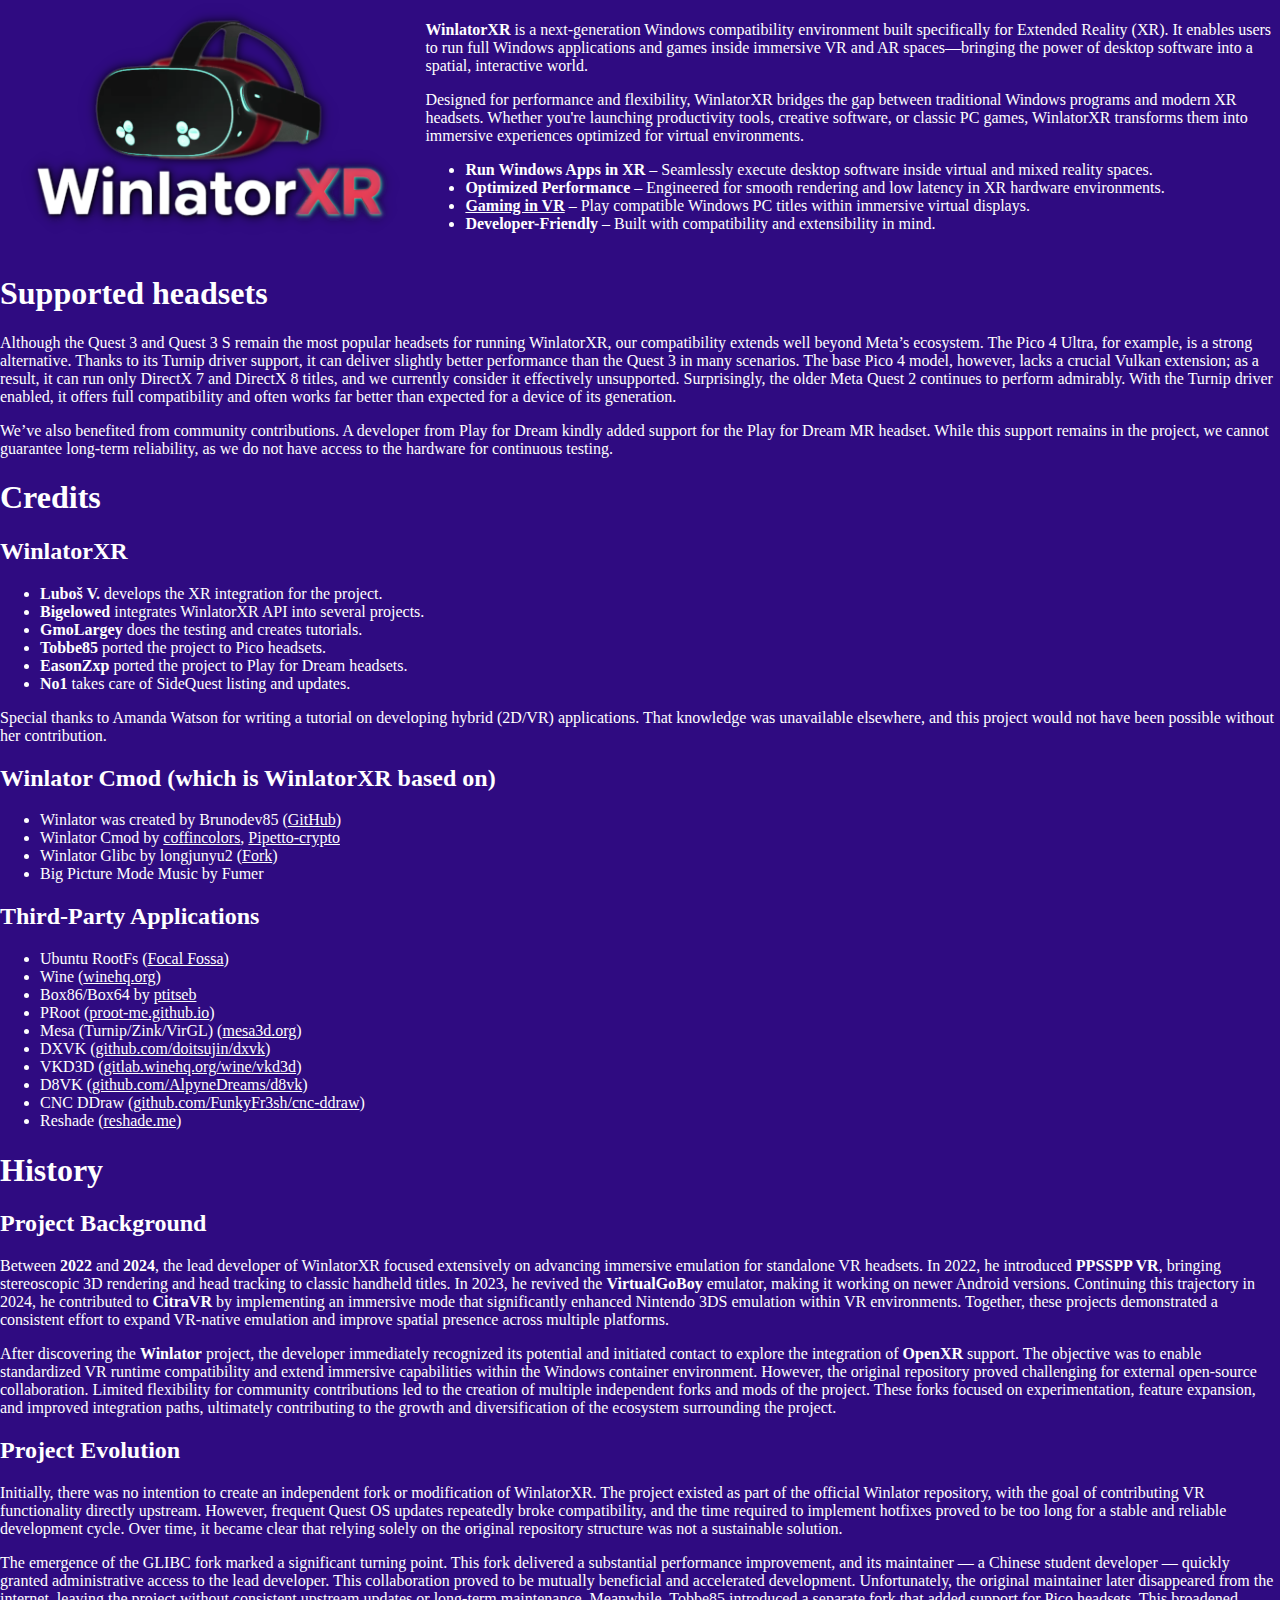
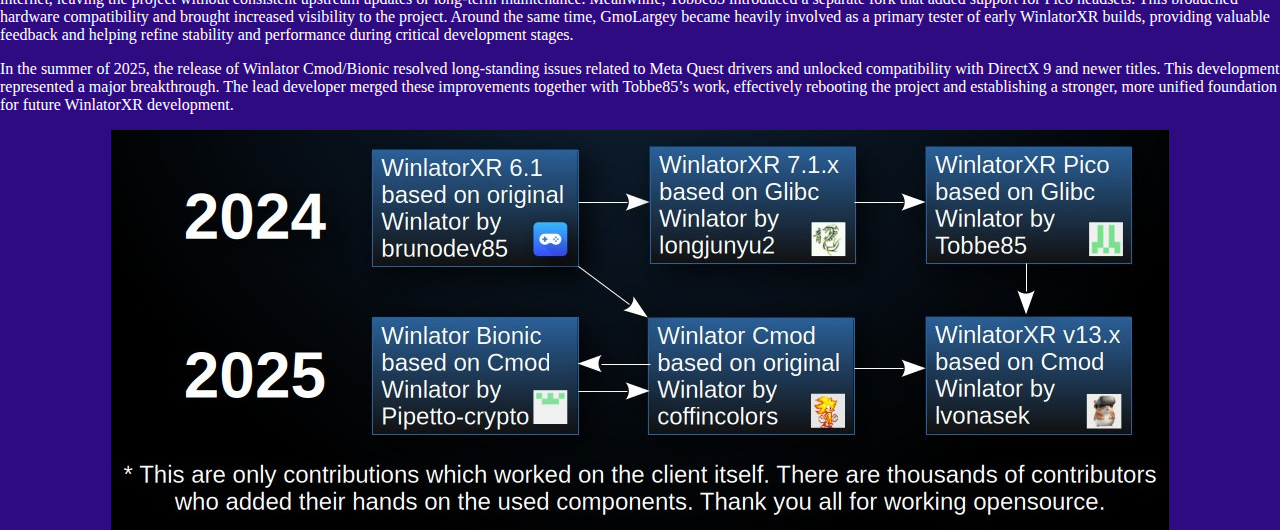
<file: about.html>
<!DOCTYPE HTML PUBLIC "-//W3C//DTD HTML 4.01 Frameset//EN" "http://www.w3.org/TR/html4/frameset.dtd">
<html xmlns="http://www.w3.org/1999/xhtml">
<head profile="http://www.w3.org/2005/10/profile">
  <link rel="icon" type="image/png" href="img/favicon.png">
  <meta http-equiv="Content-Language" content="en" />
  <meta http-equiv="Content-Type" content="text/html; charset=utf-8" />
  <meta name="author" content="WinlatorXR" />
  <meta name="description" content="WinlatorXR" />
  <meta name="robots" content="index,nofollow" />
  <meta name="copyright" content="WinlatorXR" />
  <link rel="stylesheet" href="styles.css">
  <title>WinlatorXR</title>
</head>
<body>
  <table>
    <tr>
      <td width="33%">
        <img src="img/logo.png" width="100%">
      </td>
      <td width="67%">
        <p>
          <strong>WinlatorXR</strong> is a next-generation Windows compatibility environment
          built specifically for Extended Reality (XR). It enables users to run full Windows
          applications and games inside immersive VR and AR spaces—bringing the power of
          desktop software into a spatial, interactive world.
        </p>

        <p>
          Designed for performance and flexibility, WinlatorXR bridges the gap between
          traditional Windows programs and modern XR headsets. Whether you're launching
          productivity tools, creative software, or classic PC games, WinlatorXR transforms
          them into immersive experiences optimized for virtual environments.
        </p>

        <ul>
          <li><strong>Run Windows Apps in XR</strong> – Seamlessly execute desktop software inside virtual and mixed reality spaces.</li>
          <li><strong>Optimized Performance</strong> – Engineered for smooth rendering and low latency in XR hardware environments.</li>
          <li><strong><a href="xrapi.html" target="contentFrame">Gaming in VR</a></strong> – Play compatible Windows PC titles within immersive virtual displays.</li>
          <li><strong>Developer-Friendly</strong> – Built with compatibility and extensibility in mind.</li>
        </ul>
      </td>
    </tr>
  </table>

  <h1>Supported headsets</h1>
  <p>
    Although the Quest 3 and Quest 3 S remain the most popular headsets for running WinlatorXR, our compatibility extends well beyond Meta’s ecosystem. The Pico 4 Ultra, for example, is a strong alternative. Thanks to its Turnip driver support, it can deliver slightly better performance than the Quest 3 in many scenarios. The base Pico 4 model, however, lacks a crucial Vulkan extension; as a result, it can run only DirectX 7 and DirectX 8 titles, and we currently consider it effectively unsupported. Surprisingly, the older Meta Quest 2 continues to perform admirably. With the Turnip driver enabled, it offers full compatibility and often works far better than expected for a device of its generation.
  <p/>
  <p>
    We’ve also benefited from community contributions. A developer from Play for Dream kindly added support for the Play for Dream MR headset. While this support remains in the project, we cannot guarantee long-term reliability, as we do not have access to the hardware for continuous testing.
  <p/>

  <h1>Credits</h1>
  <h2>WinlatorXR</h2>
  <ul>
    <li><strong>Luboš V.</strong> develops the XR integration for the project.</li>
    <li><strong>Bigelowed</strong> integrates WinlatorXR API into several projects.</li>
    <li><strong>GmoLargey</strong> does the testing and creates tutorials.</li>
    <li><strong>Tobbe85</strong> ported the project to Pico headsets.</li>
    <li><strong>EasonZxp</strong> ported the project to Play for Dream headsets.</li>
    <li><strong>No1</strong> takes care of SideQuest listing and updates.</li>
  </ul>
  <p>
    Special thanks to Amanda Watson for writing a tutorial on developing hybrid (2D/VR) applications. That knowledge was unavailable elsewhere, and this project would not have been possible without her contribution.
  </p>

  <h2>Winlator Cmod (which is WinlatorXR based on)</h2>
  <ul>
    <li>Winlator was created by Brunodev85 (<a href="https://github.com/brunodev85" target="_blank" rel="noopener noreferrer">GitHub</a>)</li>
    <li>Winlator Cmod by
      <a href="https://github.com/coffincolors/winlator" target="_blank" rel="noopener noreferrer">coffincolors</a>,
      <a href="https://github.com/Pipetto-crypto/winlator" target="_blank" rel="noopener noreferrer">Pipetto-crypto</a>
    </li>
    <li>Winlator Glibc by longjunyu2 (<a href="https://github.com/longjunyu2/winlator/" target="_blank" rel="noopener noreferrer">Fork</a>)</li>
    <li>Big Picture Mode Music by Fumer</li>
  </ul>

  <h2>Third-Party Applications</h2>
  <ul>
    <li>Ubuntu RootFs (<a href="https://releases.ubuntu.com/focal" target="_blank" rel="noopener noreferrer">Focal Fossa</a>)</li>
    <li>Wine (<a href="https://www.winehq.org" target="_blank" rel="noopener noreferrer">winehq.org</a>)</li>
    <li>Box86/Box64 by <a href="https://github.com/ptitSeb" target="_blank" rel="noopener noreferrer">ptitseb</a></li>
    <li>PRoot (<a href="https://proot-me.github.io" target="_blank" rel="noopener noreferrer">proot-me.github.io</a>)</li>
    <li>Mesa (Turnip/Zink/VirGL) (<a href="https://www.mesa3d.org" target="_blank" rel="noopener noreferrer">mesa3d.org</a>)</li>
    <li>DXVK (<a href="https://github.com/doitsujin/dxvk" target="_blank" rel="noopener noreferrer">github.com/doitsujin/dxvk</a>)</li>
    <li>VKD3D (<a href="https://gitlab.winehq.org/wine/vkd3d" target="_blank" rel="noopener noreferrer">gitlab.winehq.org/wine/vkd3d</a>)</li>
    <li>D8VK (<a href="https://github.com/AlpyneDreams/d8vk" target="_blank" rel="noopener noreferrer">github.com/AlpyneDreams/d8vk</a>)</li>
    <li>CNC DDraw (<a href="https://github.com/FunkyFr3sh/cnc-ddraw" target="_blank" rel="noopener noreferrer">github.com/FunkyFr3sh/cnc-ddraw</a>)</li>
    <li>Reshade (<a href="https://reshade.me/" target="_blank" rel="noopener noreferrer">reshade.me</a>)</li>
  </ul>
  
  <h1>History</h1>
  <h2>Project Background</h2>
  <p>
  Between <strong>2022</strong> and <strong>2024</strong>, the lead developer of WinlatorXR
  focused extensively on advancing immersive emulation for standalone VR headsets.
  In 2022, he introduced <strong>PPSSPP VR</strong>, bringing stereoscopic 3D rendering
  and head tracking to classic handheld titles. In 2023, he revived the
  <strong>VirtualGoBoy</strong> emulator, making it working on newer Android versions.
  Continuing this trajectory in 2024, he contributed to <strong>CitraVR</strong>
  by implementing an immersive mode that significantly enhanced
  Nintendo 3DS emulation within VR environments. Together, these projects
  demonstrated a consistent effort to expand VR-native emulation and improve
  spatial presence across multiple platforms.
  </p>

  <p>
  After discovering the <strong>Winlator</strong> project, the developer immediately
  recognized its potential and initiated contact to explore the integration of
  <strong>OpenXR</strong> support. The objective was to enable standardized VR runtime
  compatibility and extend immersive capabilities within the Windows container
  environment. However, the original repository proved challenging for external open-source
  collaboration. Limited flexibility for community contributions led to the
  creation of multiple independent forks and mods of the project.
  These forks focused on experimentation, feature expansion, and improved
  integration paths, ultimately contributing to the growth and diversification
  of the ecosystem surrounding the project.
  </p>

  <h2>Project Evolution</h2>
  <p>
  Initially, there was no intention to create an independent fork or modification of WinlatorXR.
  The project existed as part of the official Winlator repository, with the goal of contributing
  VR functionality directly upstream. However, frequent Quest OS updates repeatedly broke
  compatibility, and the time required to implement hotfixes proved to be too long for a
  stable and reliable development cycle. Over time, it became clear that relying solely on
  the original repository structure was not a sustainable solution.
  </p>

  <p>
  The emergence of the GLIBC fork marked a significant turning point. This fork delivered
  a substantial performance improvement, and its maintainer — a Chinese student developer —
  quickly granted administrative access to the lead developer. This collaboration proved
  to be mutually beneficial and accelerated development. Unfortunately, the original
  maintainer later disappeared from the internet, leaving the project without consistent
  upstream updates or long-term maintenance.
  Meanwhile, Tobbe85 introduced a separate fork that added support for Pico headsets.
  This broadened hardware compatibility and brought increased visibility to the project.
  Around the same time, GmoLargey became heavily involved as a primary tester of early
  WinlatorXR builds, providing valuable feedback and helping refine stability and
  performance during critical development stages.
  </p>

  <p>
  In the summer of 2025, the release of Winlator Cmod/Bionic resolved long-standing
  issues related to Meta Quest drivers and unlocked compatibility with DirectX 9
  and newer titles. This development represented a major breakthrough. The lead
  developer merged these improvements together with Tobbe85’s work, effectively
  rebooting the project and establishing a stronger, more unified foundation for
  future WinlatorXR development.
  </p>
  <center><img src="img/winlatorxr_history.jpeg"></center>
</body>
</html>
</file>
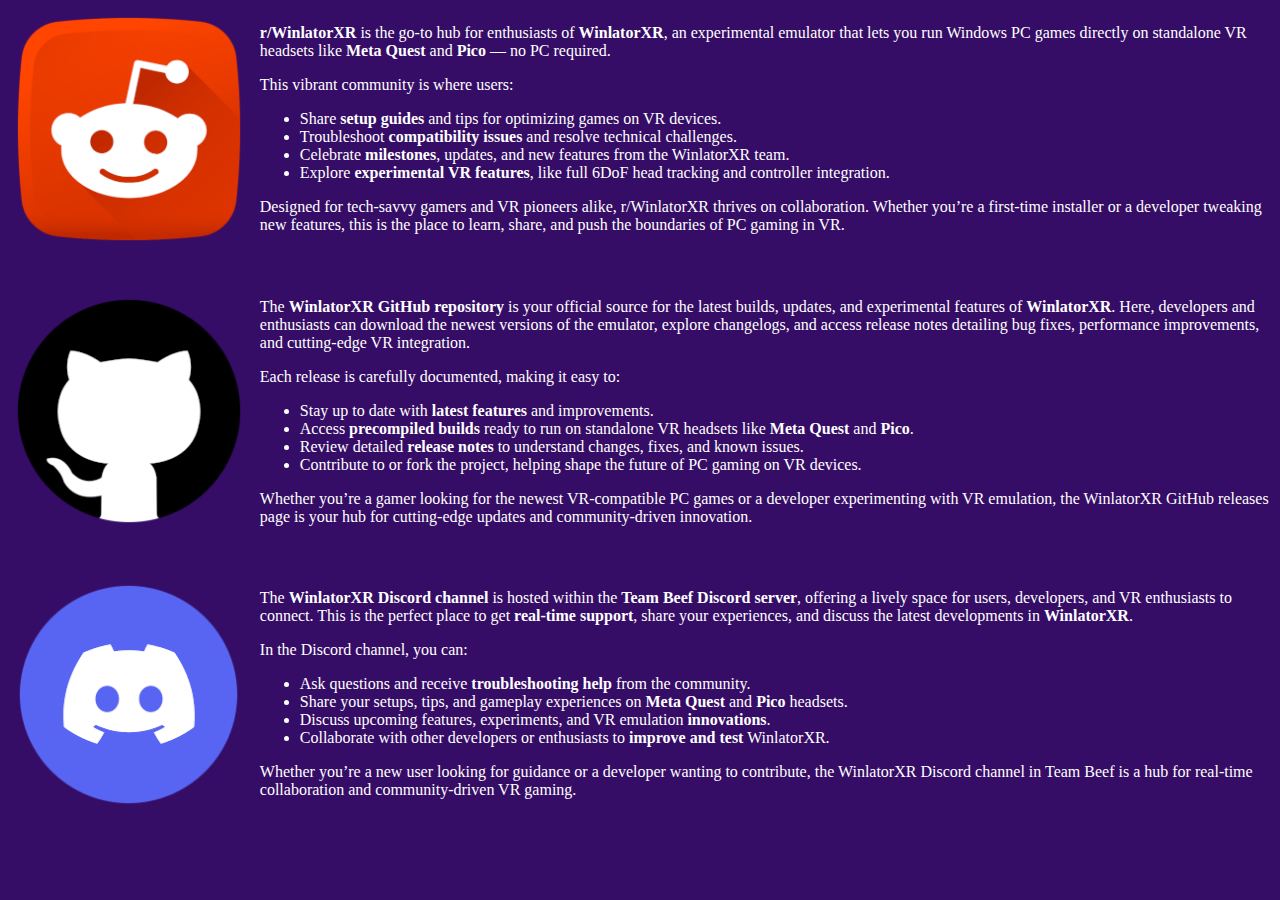
<file: community.html>
<!DOCTYPE HTML PUBLIC "-//W3C//DTD HTML 4.01 Frameset//EN" "http://www.w3.org/TR/html4/frameset.dtd">
<html xmlns="http://www.w3.org/1999/xhtml">
<head profile="http://www.w3.org/2005/10/profile">
  <link rel="icon" type="image/png" href="img/favicon.png">
  <meta http-equiv="Content-Language" content="en" />
  <meta http-equiv="Content-Type" content="text/html; charset=utf-8" />
  <meta name="author" content="WinlatorXR" />
  <meta name="description" content="WinlatorXR" />
  <meta name="robots" content="index,nofollow" />
  <meta name="copyright" content="WinlatorXR" />
  <link rel="stylesheet" href="styles.css">
  <title>WinlatorXR</title>
</head>
<body style="background-color:#350D66">
  <table>
    <tr>
      <td width="20%">
        <a href="https://www.reddit.com/r/winlatorxr/" target="_blank"><img src="img/reddit.png" width="100%"></a>
      </td>
      <td width="80%">
        <p>
          <strong>r/WinlatorXR</strong> is the go-to hub for enthusiasts of
          <strong>WinlatorXR</strong>, an experimental emulator that lets you run Windows PC games
          directly on standalone VR headsets like <strong>Meta Quest</strong> and <strong>Pico</strong> — no PC required.
        </p>
        <p>This vibrant community is where users:</p>
        <ul>
          <li>Share <strong>setup guides</strong> and tips for optimizing games on VR devices.</li>
          <li>Troubleshoot <strong>compatibility issues</strong> and resolve technical challenges.</li>
          <li>Celebrate <strong>milestones</strong>, updates, and new features from the WinlatorXR team.</li>
          <li>Explore <strong>experimental VR features</strong>, like full 6DoF head tracking and controller integration.</li>
        </ul>
        <p>
          Designed for tech-savvy gamers and VR pioneers alike, r/WinlatorXR thrives on collaboration.
          Whether you’re a first-time installer or a developer tweaking new features, this is the place to
          learn, share, and push the boundaries of PC gaming in VR.
        </p>
      </td>
    </tr>

    <tr height="20dp"></tr>

    <tr>
      <td width="20%">
        <a href="https://github.com/WinlatorXR/WinlatorXR/releases" target="_blank"><img src="img/github.png" width="100%"></a>
      </td>
      <td width="80%">
        <p>
          The <strong>WinlatorXR GitHub repository</strong> is your official source for the latest builds, updates,
          and experimental features of <strong>WinlatorXR</strong>. Here, developers and enthusiasts can download
          the newest versions of the emulator, explore changelogs, and access release notes detailing bug fixes,
          performance improvements, and cutting-edge VR integration.
        </p>
        <p>Each release is carefully documented, making it easy to:</p>
        <ul>
          <li>Stay up to date with <strong>latest features</strong> and improvements.</li>
          <li>Access <strong>precompiled builds</strong> ready to run on standalone VR headsets like <strong>Meta Quest</strong> and <strong>Pico</strong>.</li>
          <li>Review detailed <strong>release notes</strong> to understand changes, fixes, and known issues.</li>
          <li>Contribute to or fork the project, helping shape the future of PC gaming on VR devices.</li>
        </ul>
        <p>
          Whether you’re a gamer looking for the newest VR-compatible PC games or a developer experimenting with VR emulation,
          the WinlatorXR GitHub releases page is your hub for cutting-edge updates and community-driven innovation.
        </p>
      </td>
    </tr>

    <tr height="20dp"></tr>

    <tr>
      <td width="20%">
        <a href="https://discord.gg/tuDB2YNc7h" target="_blank"><img src="img/discord.png" width="100%"></a>
      </td>
      <td width="80%">
        <p>
          The <strong>WinlatorXR Discord channel</strong> is hosted within the <strong>Team Beef Discord server</strong>,
          offering a lively space for users, developers, and VR enthusiasts to connect. This is the perfect place to get
          <strong>real-time support</strong>, share your experiences, and discuss the latest developments in <strong>WinlatorXR</strong>.
        </p>
        <p>In the Discord channel, you can:</p>
        <ul>
          <li>Ask questions and receive <strong>troubleshooting help</strong> from the community.</li>
          <li>Share your setups, tips, and gameplay experiences on <strong>Meta Quest</strong> and <strong>Pico</strong> headsets.</li>
          <li>Discuss upcoming features, experiments, and VR emulation <strong>innovations</strong>.</li>
          <li>Collaborate with other developers or enthusiasts to <strong>improve and test</strong> WinlatorXR.</li>
        </ul>
        <p>
          Whether you’re a new user looking for guidance or a developer wanting to contribute,
          the WinlatorXR Discord channel in Team Beef is a hub for real-time collaboration and community-driven VR gaming.
        </p>
      </td>
    </tr>
  </table>
</body>
</html>
</file>
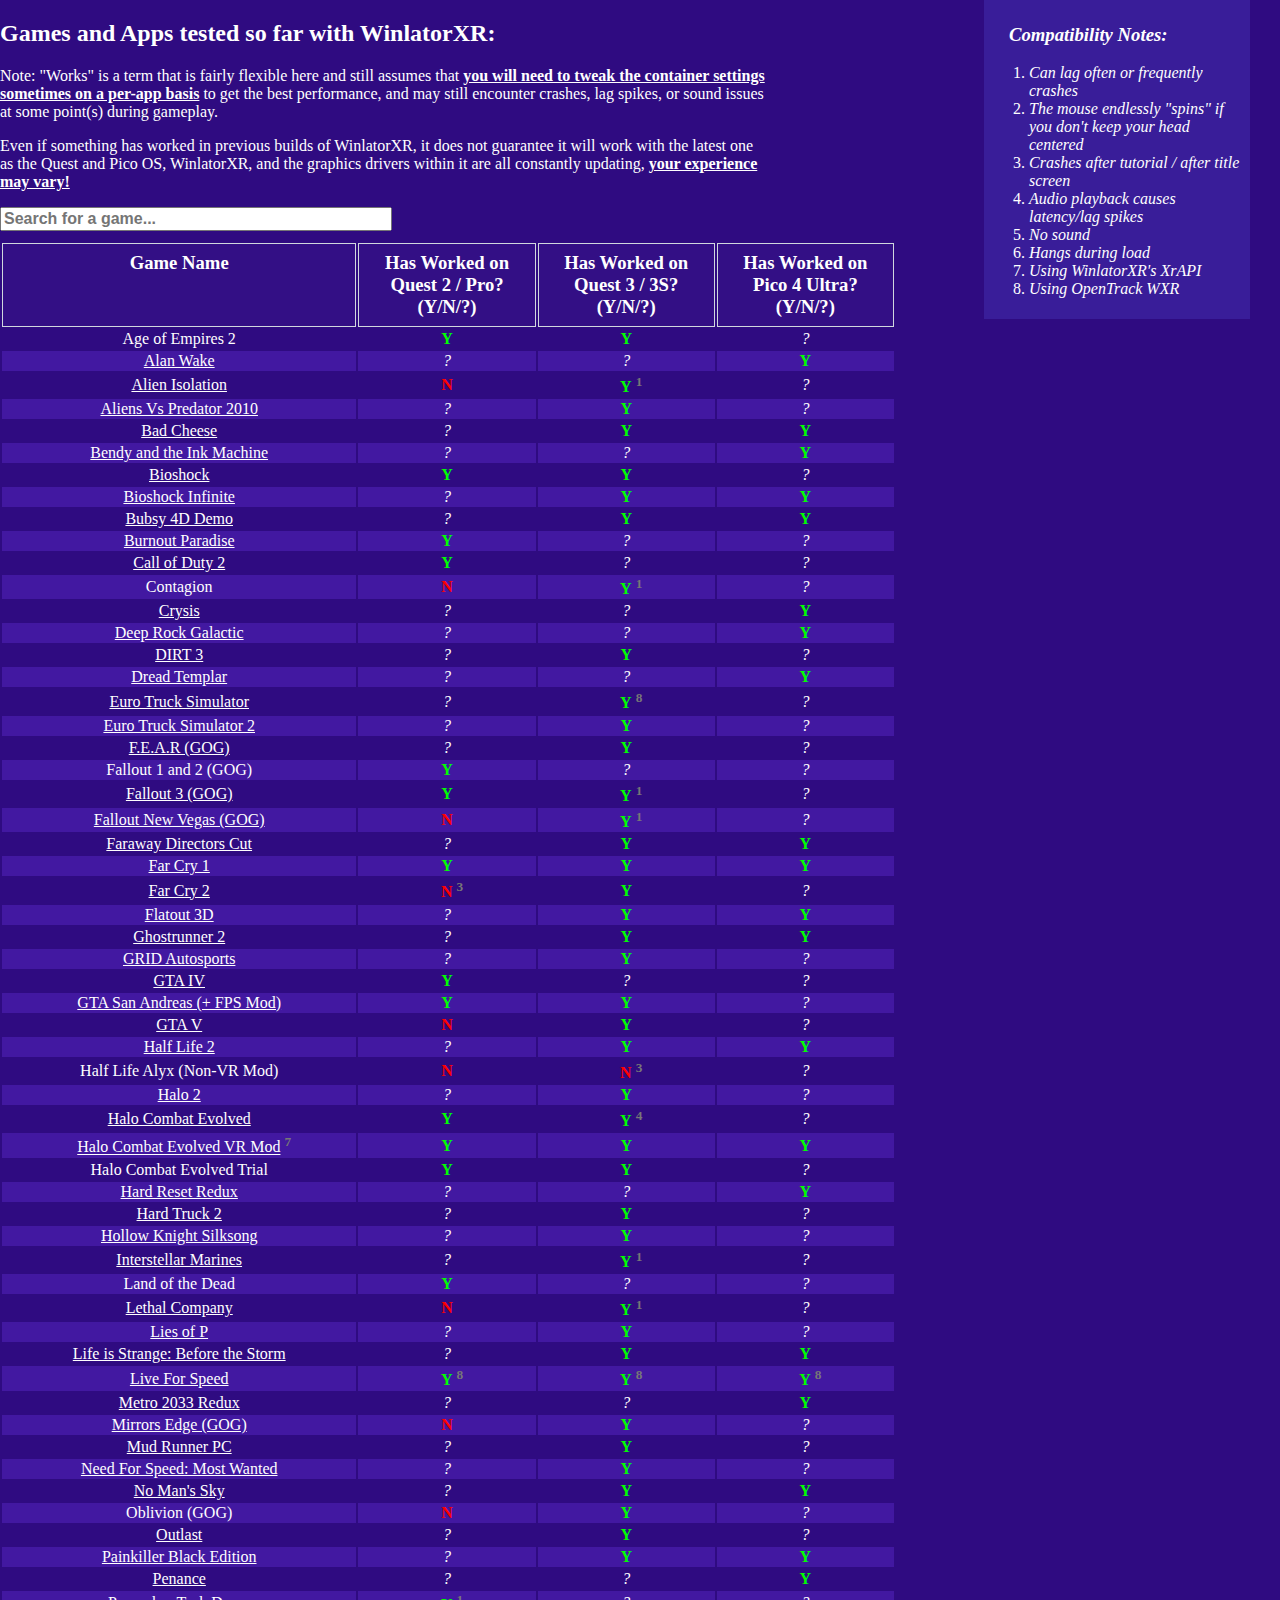
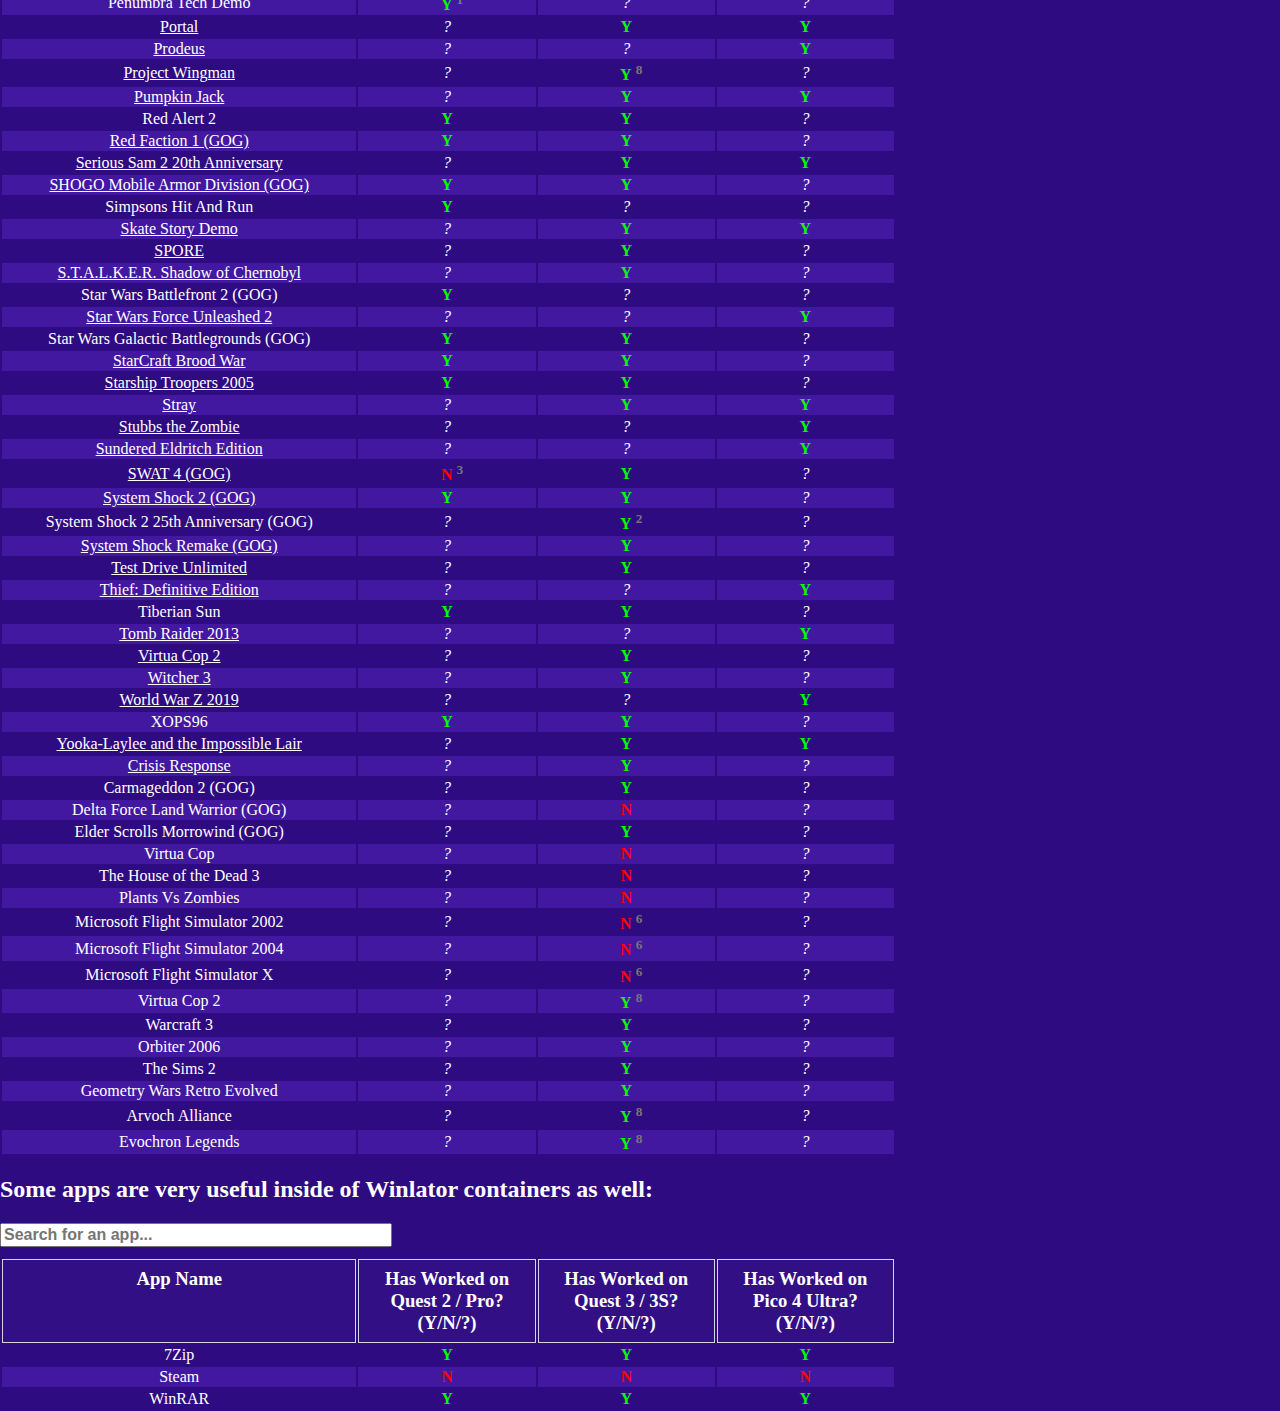
<file: compatibility.html>
<!DOCTYPE HTML PUBLIC "-//W3C//DTD HTML 4.01 Frameset//EN" "http://www.w3.org/TR/html4/frameset.dtd">
<html xmlns="http://www.w3.org/1999/xhtml">
<head profile="http://www.w3.org/2005/10/profile">
  <link rel="icon" type="image/png" href="img/favicon.png">
  <meta http-equiv="Content-Language" content="en" />
  <meta http-equiv="Content-Type" content="text/html; charset=utf-8" />
  <meta name="author" content="WinlatorXR" />
  <meta name="description" content="WinlatorXR" />
  <meta name="robots" content="index,nofollow" />
  <meta name="copyright" content="WinlatorXR" />
  <link rel="stylesheet" href="styles.css">
  <title>WinlatorXR</title>
  <script src="scripts/compatsearch.js"></script> 
</head>
<body>
  <script src="scripts.js" defer></script>
  <h2>
    Games and Apps tested so far with WinlatorXR:
	</h2>
	<p style="width:60%">
		Note: "Works" is a term that is fairly flexible here and still assumes that <u><strong>you will need to tweak the container settings sometimes on a per-app basis</strong></u> to get the best performance, and may still encounter crashes, lag spikes, or sound issues at some point(s) during gameplay.
	</p>
	<p style="width:60%">
		Even if something has worked in previous builds of WinlatorXR, it does not guarantee it will work with the latest one as the Quest and Pico OS, WinlatorXR, and the graphics drivers within it are all constantly updating, <u><strong>your experience may vary!</strong></u>
	</p>
	<div class=floatcontainer">
		<input type="text" id="gameMatrixInput" class="matrixsearch" onkeyup="searchMatrix('gameMatrixInput', 'gameMatrix')" placeholder="Search for a game...">
		<div id="genTableGameMatrix">
		</div>
		<div class="rightfloatpanel">
			<h3 style="padding-left:20px;">
				<i>Compatibility Notes:</i>
			</h3>
			<div id="compatnotescontainer">
			</div>
		</div>
	</div>
	<div class="clear"></div>
	<h2>
		Some apps are very useful inside of Winlator containers as well:
	</h2>
	<input type="text" id="appMatrixInput" class="matrixsearch" onkeyup="searchMatrix('appMatrixInput', 'appMatrix')" placeholder="Search for an app...">
	<div id="genTableAppMatrix">
	</div>
	<script type="text/javascript">
		updateCompatNotes();
		createTableFromJson('gamelist.json','genTableGameMatrix','gameMatrix');
		createTableFromJson('applist.json','genTableAppMatrix','appMatrix');
	</script>
</body>
</html>
</file>
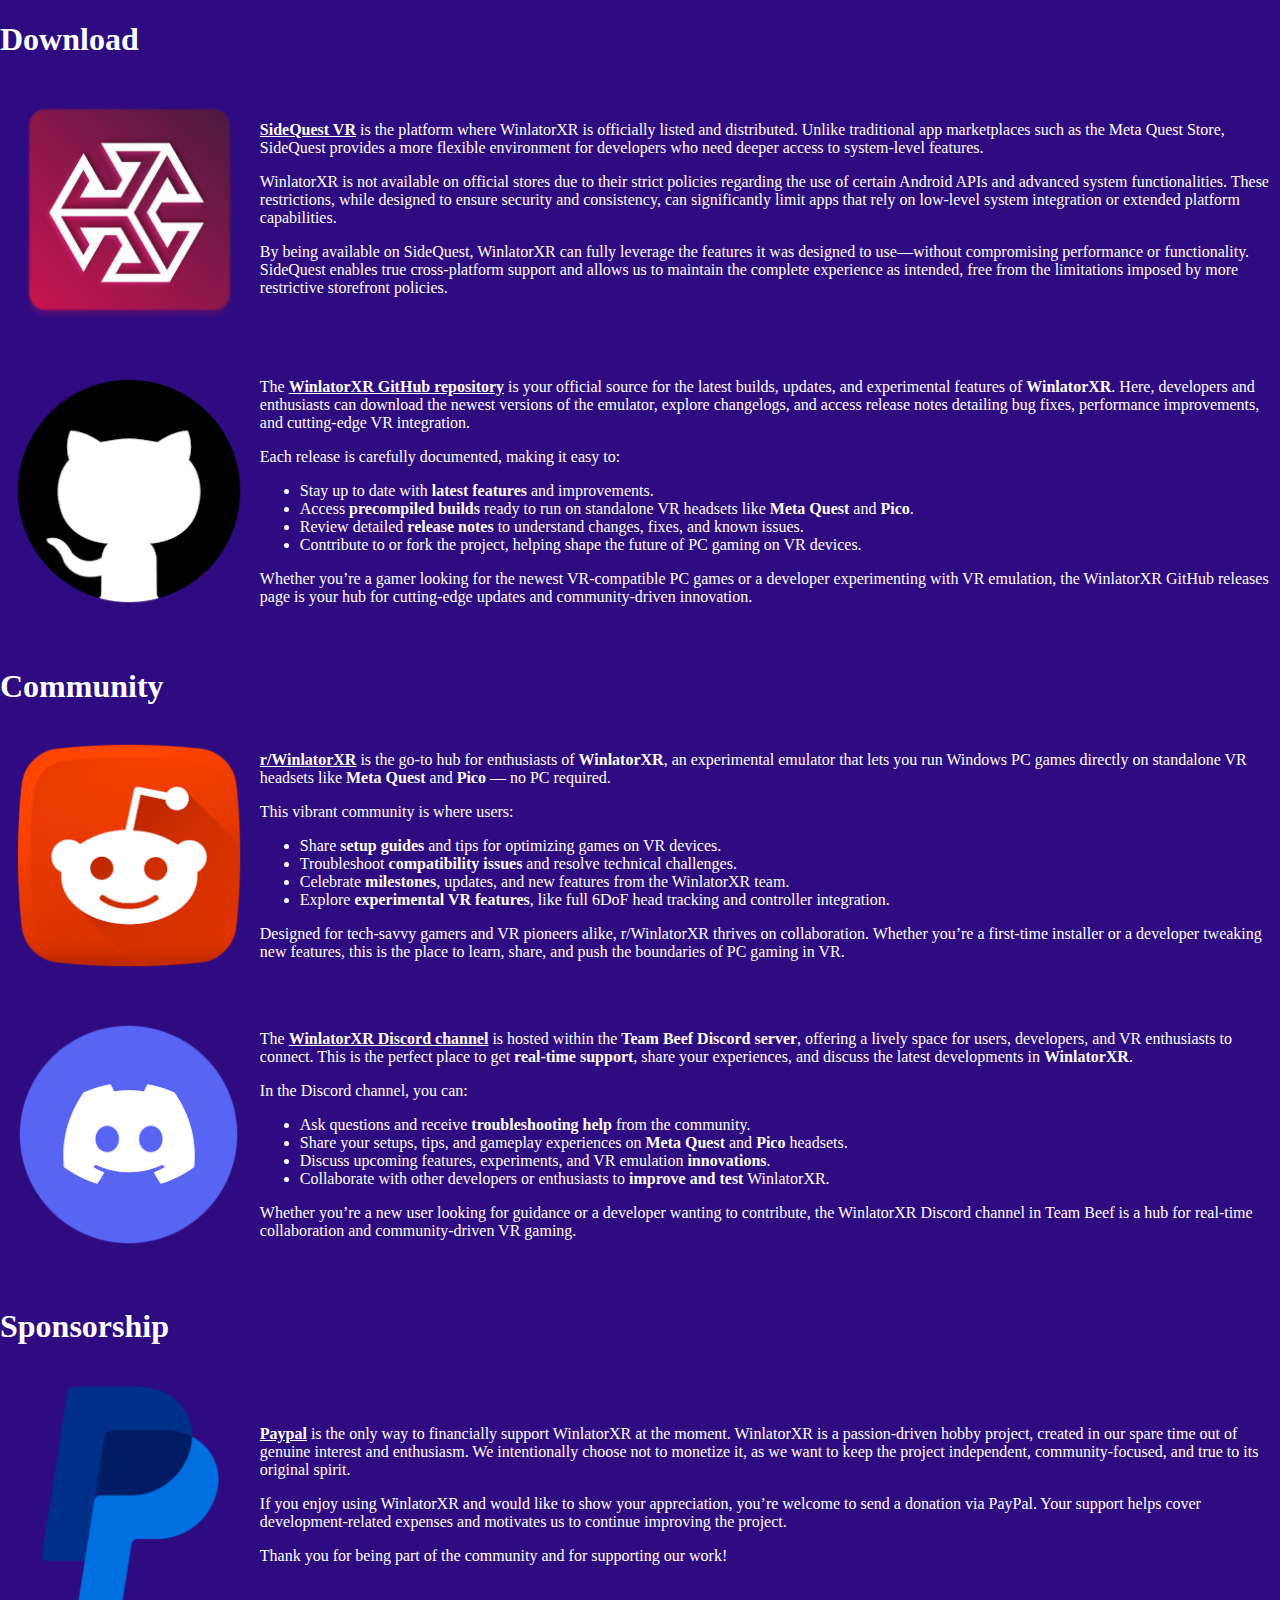
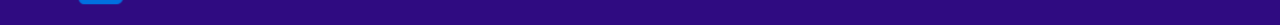
<file: resources.html>
<!DOCTYPE HTML PUBLIC "-//W3C//DTD HTML 4.01 Frameset//EN" "http://www.w3.org/TR/html4/frameset.dtd">
<html xmlns="http://www.w3.org/1999/xhtml">
<head profile="http://www.w3.org/2005/10/profile">
  <link rel="icon" type="image/png" href="img/favicon.png">
  <meta http-equiv="Content-Language" content="en" />
  <meta http-equiv="Content-Type" content="text/html; charset=utf-8" />
  <meta name="author" content="WinlatorXR" />
  <meta name="description" content="WinlatorXR" />
  <meta name="robots" content="index,nofollow" />
  <meta name="copyright" content="WinlatorXR" />
  <link rel="stylesheet" href="styles.css">
  <title>WinlatorXR</title>
</head>
<body>
  <h1>Download</h1>
  <table>
    <tr>
      <td width="20%">
        <a href="https://sidequestvr.com/app/37320/winlatorxr" target="_blank"><img src="img/sidequest.png" width="100%"></a>
      </td>
      <td width="80%">
        <p>
          <a href="https://sidequestvr.com/app/37320/winlatorxr" target="_blank"><strong>SideQuest VR</strong></a> is the platform where WinlatorXR is officially listed and distributed. Unlike traditional app marketplaces such as the Meta Quest Store, SideQuest provides a more flexible environment for developers who need deeper access to system-level features.
        </p>
        <p>
          WinlatorXR is not available on official stores due to their strict policies regarding the use of certain Android APIs and advanced system functionalities. These restrictions, while designed to ensure security and consistency, can significantly limit apps that rely on low-level system integration or extended platform capabilities.
        </p>
        <p>
          By being available on SideQuest, WinlatorXR can fully leverage the features it was designed to use—without compromising performance or functionality. SideQuest enables true cross-platform support and allows us to maintain the complete experience as intended, free from the limitations imposed by more restrictive storefront policies.
        </p>
      </td>
    </tr>

    <tr height="20dp"></tr>

    <tr>
      <td width="20%">
        <a href="https://github.com/WinlatorXR/WinlatorXR/releases" target="_blank"><img src="img/github.png" width="100%"></a>
      </td>
      <td width="80%">
        <p>
          The <a href="https://github.com/WinlatorXR/WinlatorXR/releases" target="_blank"><strong>WinlatorXR GitHub repository</strong></a> is your official source for the latest builds, updates,
          and experimental features of <strong>WinlatorXR</strong>. Here, developers and enthusiasts can download
          the newest versions of the emulator, explore changelogs, and access release notes detailing bug fixes,
          performance improvements, and cutting-edge VR integration.
        </p>
        <p>Each release is carefully documented, making it easy to:</p>
        <ul>
          <li>Stay up to date with <strong>latest features</strong> and improvements.</li>
          <li>Access <strong>precompiled builds</strong> ready to run on standalone VR headsets like <strong>Meta Quest</strong> and <strong>Pico</strong>.</li>
          <li>Review detailed <strong>release notes</strong> to understand changes, fixes, and known issues.</li>
          <li>Contribute to or fork the project, helping shape the future of PC gaming on VR devices.</li>
        </ul>
        <p>
          Whether you’re a gamer looking for the newest VR-compatible PC games or a developer experimenting with VR emulation,
          the WinlatorXR GitHub releases page is your hub for cutting-edge updates and community-driven innovation.
        </p>
      </td>
    </tr>

    <tr height="20dp"></tr>
  </table>

  <h1>Community</h2>
  <table>
    <tr>
      <td width="20%">
        <a href="https://www.reddit.com/r/winlatorxr/" target="_blank"><img src="img/reddit.png" width="100%"></a>
      </td>
      <td width="80%">
        <p>
          <a href="https://www.reddit.com/r/winlatorxr/" target="_blank"><strong>r/WinlatorXR</strong></a> is the go-to hub for enthusiasts of
          <strong>WinlatorXR</strong>, an experimental emulator that lets you run Windows PC games
          directly on standalone VR headsets like <strong>Meta Quest</strong> and <strong>Pico</strong> — no PC required.
        </p>
        <p>This vibrant community is where users:</p>
        <ul>
          <li>Share <strong>setup guides</strong> and tips for optimizing games on VR devices.</li>
          <li>Troubleshoot <strong>compatibility issues</strong> and resolve technical challenges.</li>
          <li>Celebrate <strong>milestones</strong>, updates, and new features from the WinlatorXR team.</li>
          <li>Explore <strong>experimental VR features</strong>, like full 6DoF head tracking and controller integration.</li>
        </ul>
        <p>
          Designed for tech-savvy gamers and VR pioneers alike, r/WinlatorXR thrives on collaboration.
          Whether you’re a first-time installer or a developer tweaking new features, this is the place to
          learn, share, and push the boundaries of PC gaming in VR.
        </p>
      </td>
    </tr>

    <tr height="20dp"></tr>

    <tr>
      <td width="20%">
        <a href="https://discord.gg/tuDB2YNc7h" target="_blank"><img src="img/discord.png" width="100%"></a>
      </td>
      <td width="80%">
        <p>
          The <a href="https://discord.gg/tuDB2YNc7h" target="_blank"><strong>WinlatorXR Discord channel</strong></a> is hosted within the <strong>Team Beef Discord server</strong>,
          offering a lively space for users, developers, and VR enthusiasts to connect. This is the perfect place to get
          <strong>real-time support</strong>, share your experiences, and discuss the latest developments in <strong>WinlatorXR</strong>.
        </p>
        <p>In the Discord channel, you can:</p>
        <ul>
          <li>Ask questions and receive <strong>troubleshooting help</strong> from the community.</li>
          <li>Share your setups, tips, and gameplay experiences on <strong>Meta Quest</strong> and <strong>Pico</strong> headsets.</li>
          <li>Discuss upcoming features, experiments, and VR emulation <strong>innovations</strong>.</li>
          <li>Collaborate with other developers or enthusiasts to <strong>improve and test</strong> WinlatorXR.</li>
        </ul>
        <p>
          Whether you’re a new user looking for guidance or a developer wanting to contribute,
          the WinlatorXR Discord channel in Team Beef is a hub for real-time collaboration and community-driven VR gaming.
        </p>
      </td>
    </tr>
    
    <tr height="20dp"></tr>
  </table>

  <h1>Sponsorship</h2>
  <table>
    <tr>
      <td width="20%">
        <a href="https://www.paypal.me/LubosVon" target="_blank"><img src="img/paypal.png" width="100%"></a>
      </td>
      <td width="80%">
        <p>
          <a href="https://www.paypal.me/LubosVon" target="_blank"><strong>Paypal</strong></a> is the only way to financially support WinlatorXR at the moment. WinlatorXR is a passion-driven hobby project, created in our spare time out of genuine interest and enthusiasm. We intentionally choose not to monetize it, as we want to keep the project independent, community-focused, and true to its original spirit.
        </p>
        <p>
          If you enjoy using WinlatorXR and would like to show your appreciation, you’re welcome to send a donation via PayPal. Your support helps cover development-related expenses and motivates us to continue improving the project.
        </p>
        <p>
          Thank you for being part of the community and for supporting our work!
        </p>
      </td>
    </tr>
  </table>
</body>
</html>
</file>
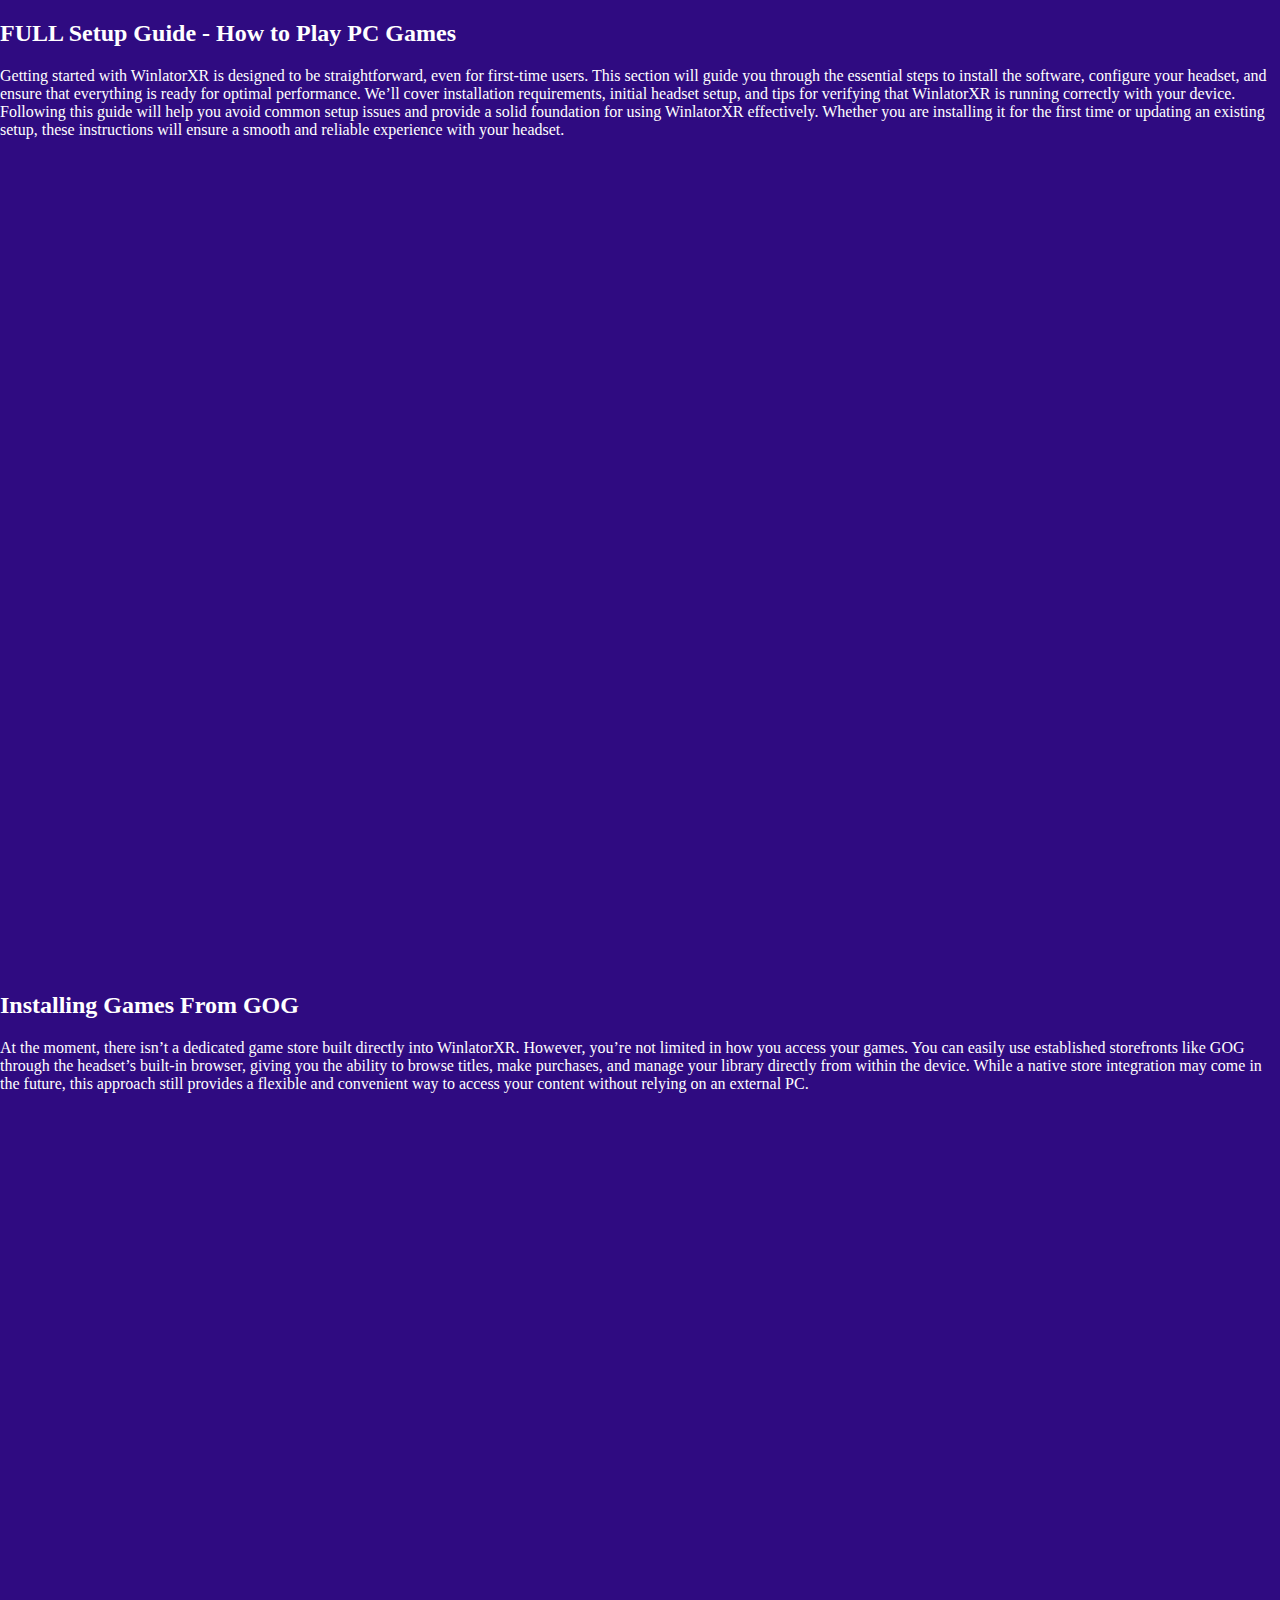
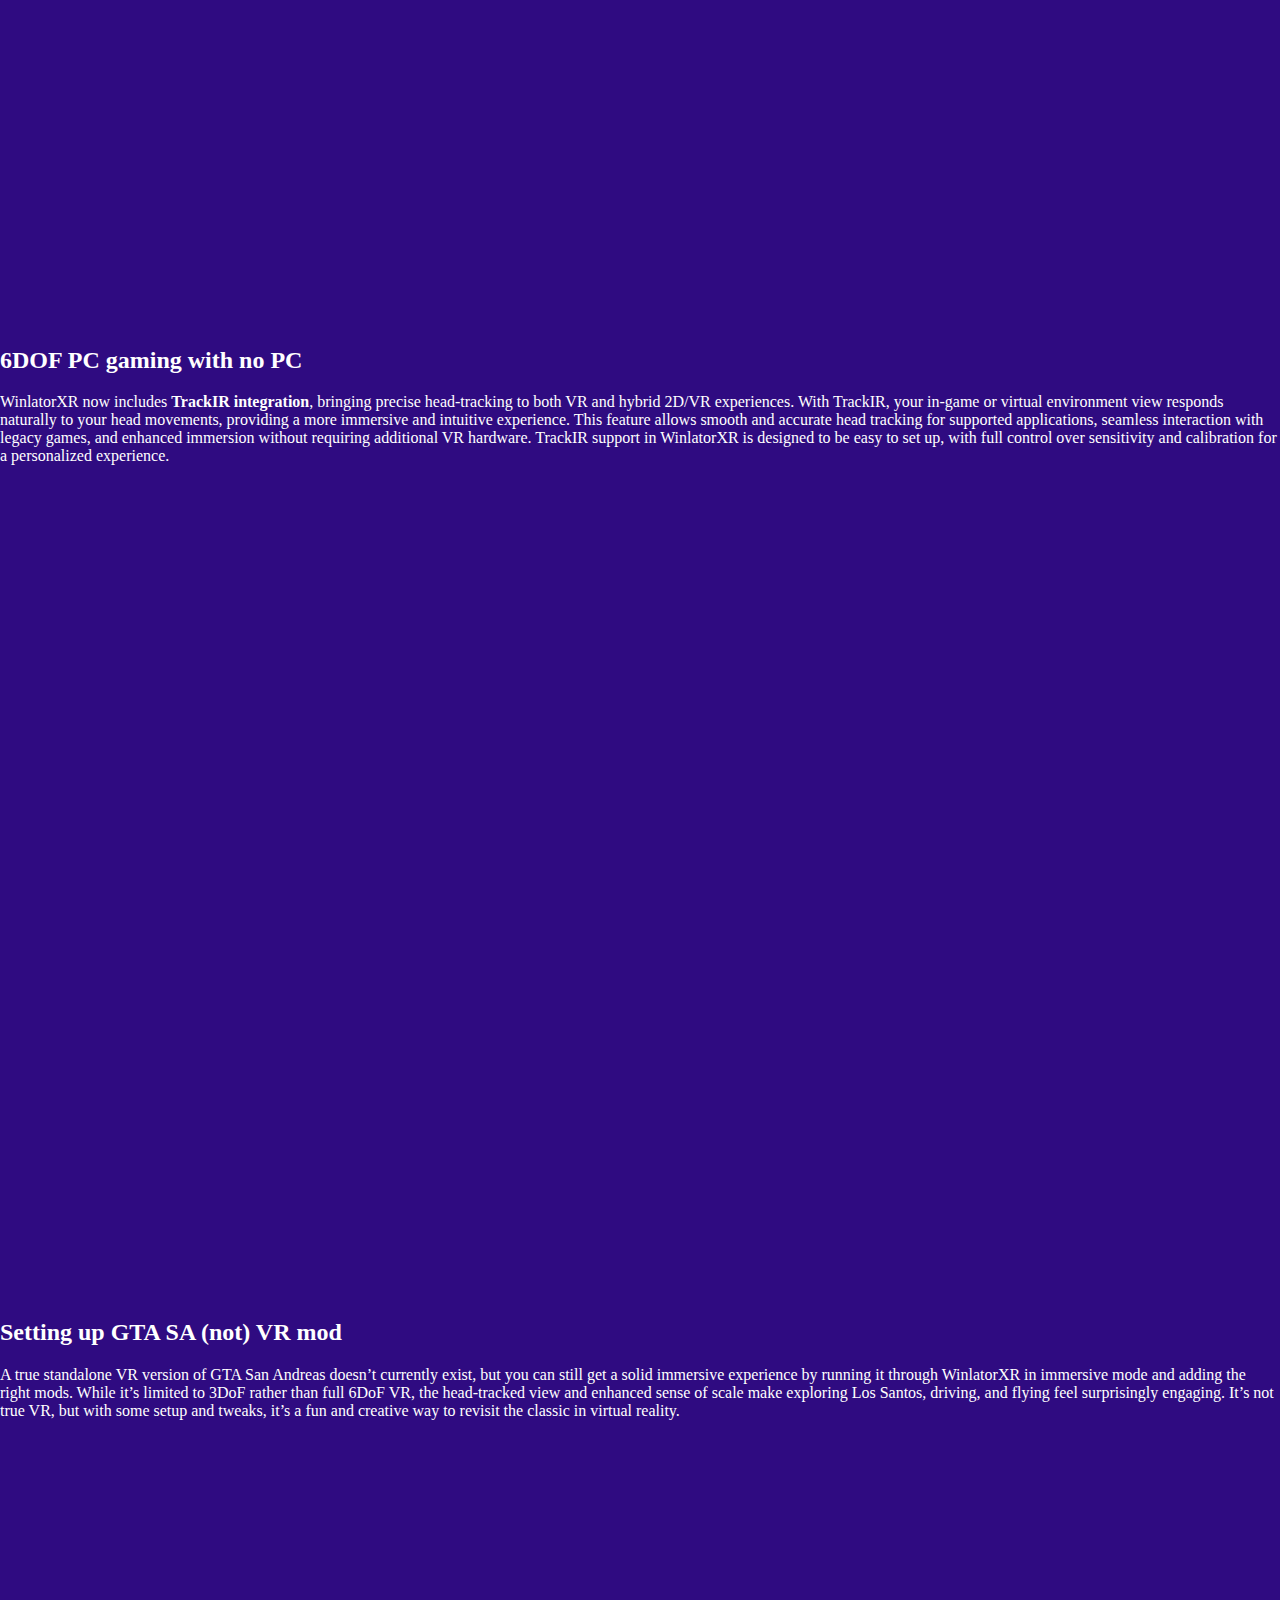
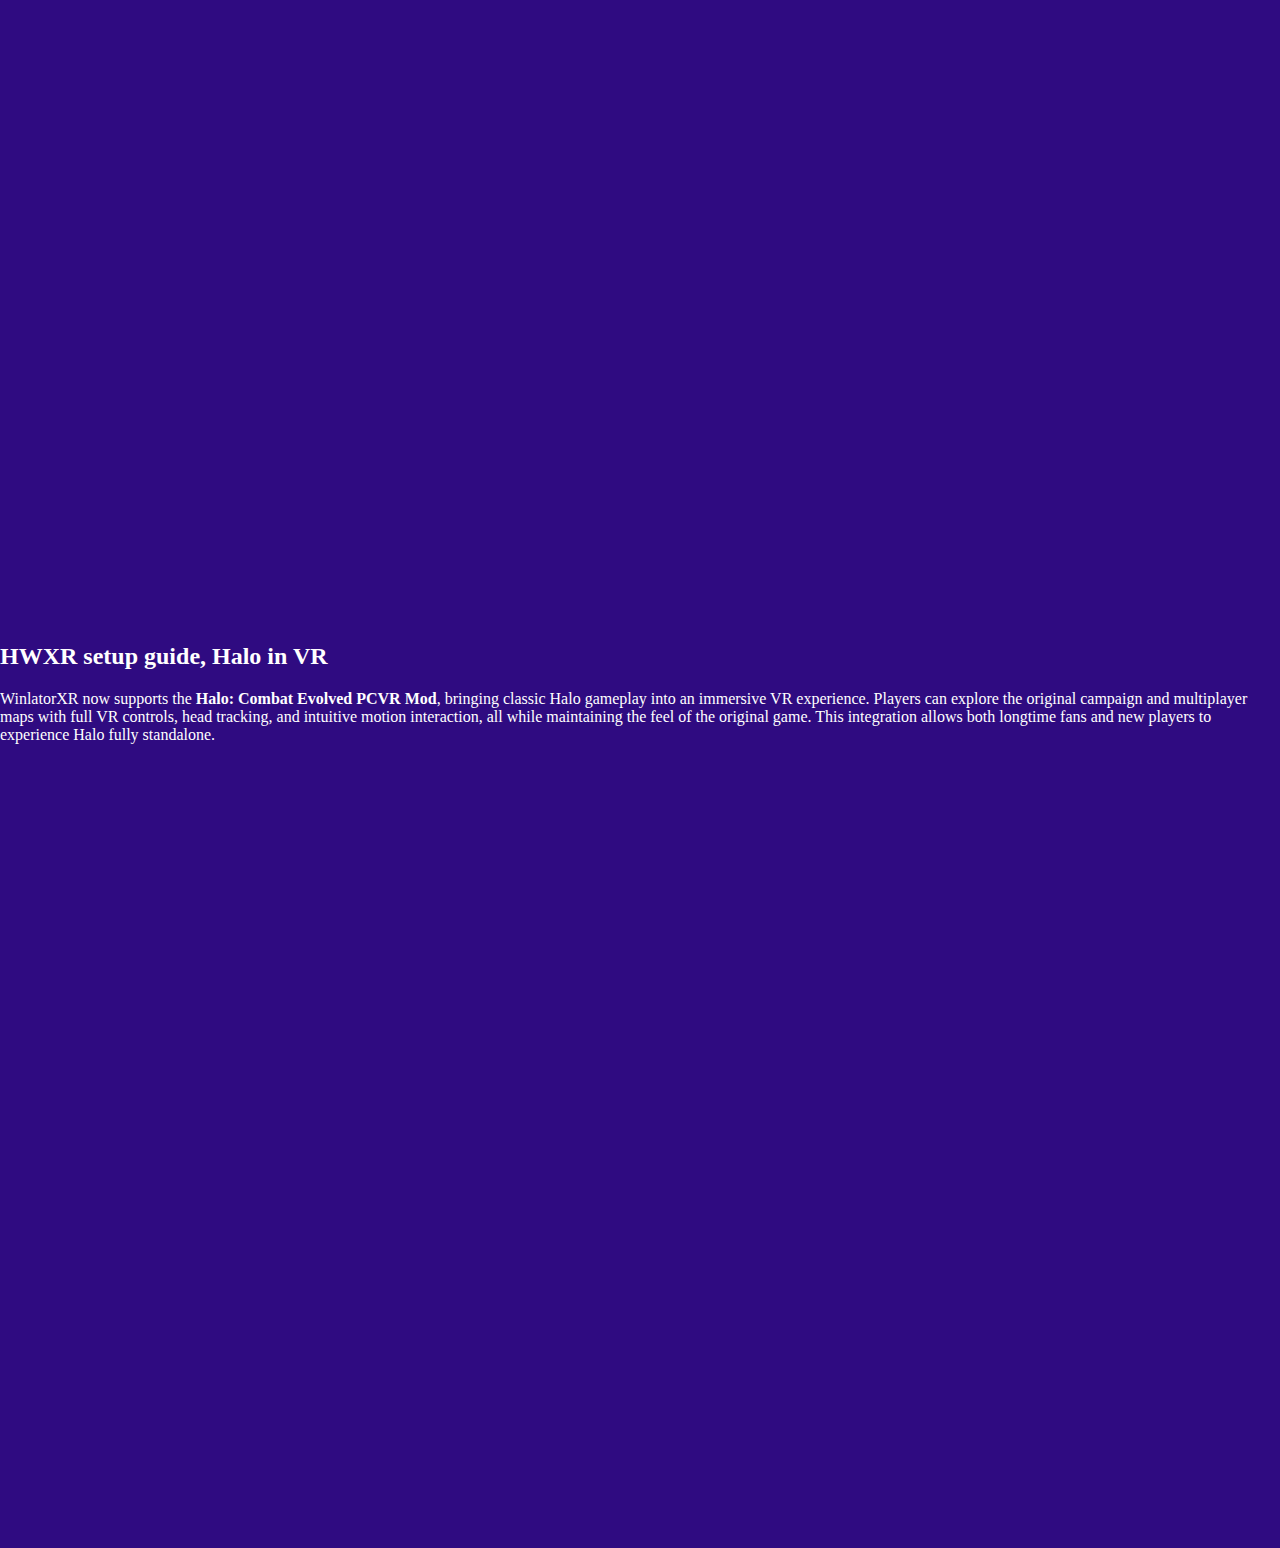
<file: tutorials.html>
<!DOCTYPE HTML PUBLIC "-//W3C//DTD HTML 4.01 Frameset//EN" "http://www.w3.org/TR/html4/frameset.dtd">
<html xmlns="http://www.w3.org/1999/xhtml">
<head profile="http://www.w3.org/2005/10/profile">
  <link rel="icon" type="image/png" href="img/favicon.png">
  <meta http-equiv="Content-Language" content="en" />
  <meta http-equiv="Content-Type" content="text/html; charset=utf-8" />
  <meta name="author" content="WinlatorXR" />
  <meta name="description" content="WinlatorXR" />
  <meta name="robots" content="index,nofollow" />
  <meta name="copyright" content="WinlatorXR" />
  <link rel="stylesheet" href="styles.css">
  <title>WinlatorXR</title>
</head>
<body>
  <script src="scripts.js" defer></script>
  <h2>FULL Setup Guide - How to Play PC Games</h2>
  <p>
    Getting started with WinlatorXR is designed to be straightforward, even for first-time users. This section will guide you through the essential steps to install the software, configure your headset, and ensure that everything is ready for optimal performance. We’ll cover installation requirements, initial headset setup, and tips for verifying that WinlatorXR is running correctly with your device. Following this guide will help you avoid common setup issues and provide a solid foundation for using WinlatorXR effectively. Whether you are installing it for the first time or updating an existing setup, these instructions will ensure a smooth and reliable experience with your headset.
  </p>
  <center>
    <iframe src="https://www.youtube.com/embed/RrlxsOypYBQ?si=BE149txWpoRITY7L" title="YouTube video player" frameborder="0" allow="accelerometer; autoplay; clipboard-write; encrypted-media; gyroscope; picture-in-picture; web-share" referrerpolicy="strict-origin-when-cross-origin" allowfullscreen class="youtube-embed"></iframe>
  </center>
  <table height="30dp"></table>

  <h2>Installing Games From GOG</h2>
  <p>
    At the moment, there isn’t a dedicated game store built directly into WinlatorXR. However, you’re not limited in how you access your games. You can easily use established storefronts like GOG through the headset’s built-in browser, giving you the ability to browse titles, make purchases, and manage your library directly from within the device. While a native store integration may come in the future, this approach still provides a flexible and convenient way to access your content without relying on an external PC.
  </p>
  <center>
    <iframe src="https://www.youtube.com/embed/G_PWJk3FUbQ?si=VgkXgX_oa8QQeJ8A" title="YouTube video player" frameborder="0" allow="accelerometer; autoplay; clipboard-write; encrypted-media; gyroscope; picture-in-picture; web-share" referrerpolicy="strict-origin-when-cross-origin" allowfullscreen class="youtube-embed"></iframe>
  </center>
  <table height="30dp"></table>

  <h2>6DOF PC gaming with no PC</h2>
  <p>
    WinlatorXR now includes <strong>TrackIR integration</strong>, bringing precise head-tracking to both VR and hybrid 2D/VR experiences. With TrackIR, your in-game or virtual environment view responds naturally to your head movements, providing a more immersive and intuitive experience. This feature allows smooth and accurate head tracking for supported applications, seamless interaction with legacy games, and enhanced immersion without requiring additional VR hardware. TrackIR support in WinlatorXR is designed to be easy to set up, with full control over sensitivity and calibration for a personalized experience.
  </p>
  <center>
    <iframe src="https://www.youtube.com/embed/1I70-C2zVwI?si=-aRBF1rVtOwmM3Ir" title="YouTube video player" frameborder="0" allow="accelerometer; autoplay; clipboard-write; encrypted-media; gyroscope; picture-in-picture; web-share" referrerpolicy="strict-origin-when-cross-origin" allowfullscreen class="youtube-embed"></iframe>
  </center>
  <table height="30dp"></table>

  <h2>Setting up GTA SA (not) VR mod</h2>
  <p>
    A true standalone VR version of GTA San Andreas doesn’t currently exist, but you can still get a solid immersive experience by running it through WinlatorXR in immersive mode and adding the right mods. While it’s limited to 3DoF rather than full 6DoF VR, the head-tracked view and enhanced sense of scale make exploring Los Santos, driving, and flying feel surprisingly engaging. It’s not true VR, but with some setup and tweaks, it’s a fun and creative way to revisit the classic in virtual reality.
  </p>
  <center>
    <iframe src="https://www.youtube.com/embed/gTF9sV6H3ic?si=YhsJ9zNTlM77QLIQ" title="YouTube video player" frameborder="0" allow="accelerometer; autoplay; clipboard-write; encrypted-media; gyroscope; picture-in-picture; web-share" referrerpolicy="strict-origin-when-cross-origin" allowfullscreen class="youtube-embed"></iframe>
  </center>

  <h2>HWXR setup guide, Halo in VR</h2>
  <p>
    WinlatorXR now supports the <strong>Halo: Combat Evolved PCVR Mod</strong>, bringing classic Halo gameplay into an immersive VR experience. Players can explore the original campaign and multiplayer maps with full VR controls, head tracking, and intuitive motion interaction, all while maintaining the feel of the original game. This integration allows both longtime fans and new players to experience Halo fully standalone.
  </p>
  <center>
    <iframe src="https://www.youtube.com/embed/gUu49RbHXmg?si=f_Xvo0dsnO5dN0Hp" title="YouTube video player" frameborder="0" allow="accelerometer; autoplay; clipboard-write; encrypted-media; gyroscope; picture-in-picture; web-share" referrerpolicy="strict-origin-when-cross-origin" allowfullscreen class="youtube-embed"></iframe>
  </center>
</body>
</html>
</file>
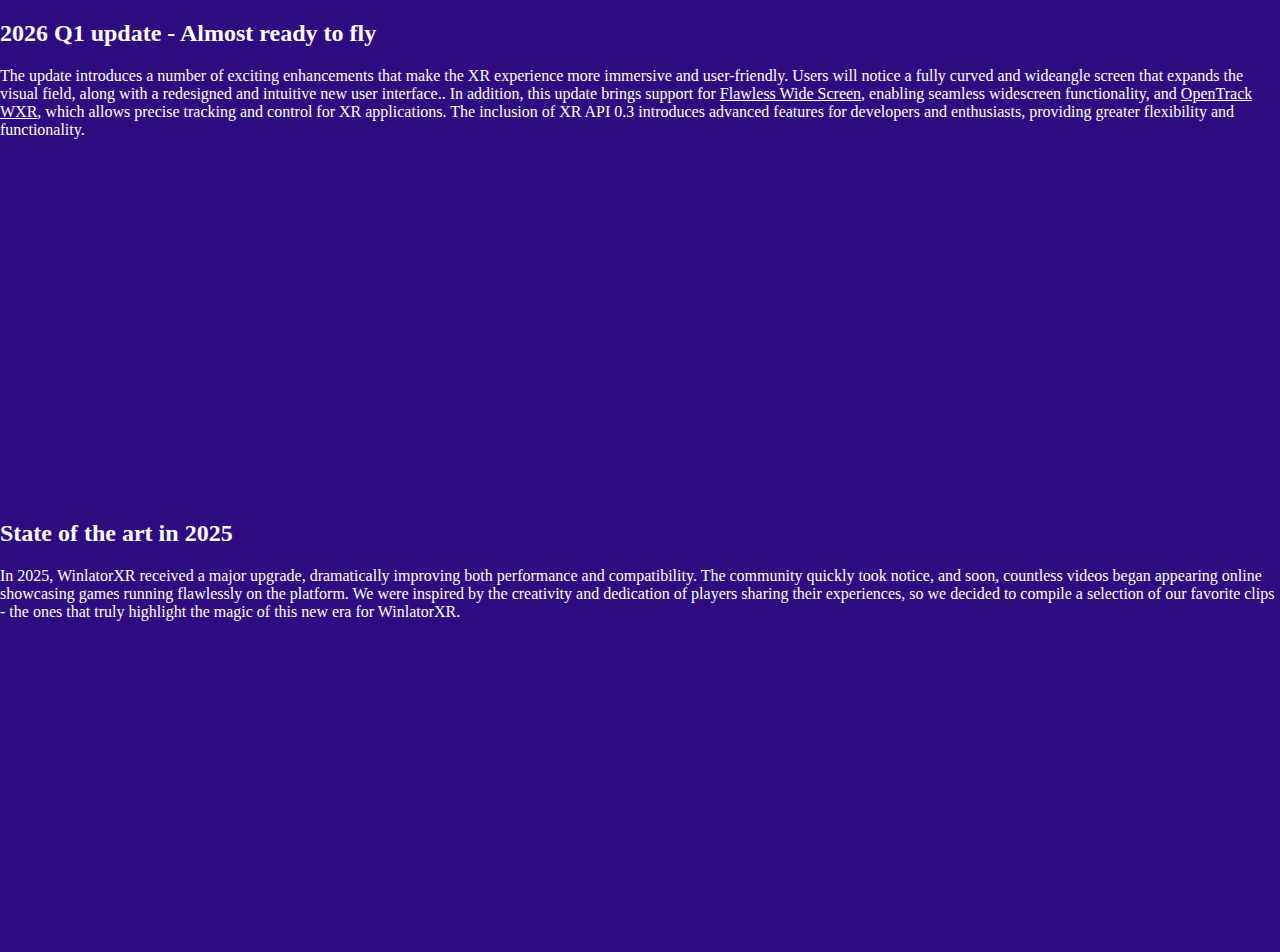
<file: updates.html>
<!DOCTYPE HTML PUBLIC "-//W3C//DTD HTML 4.01 Frameset//EN" "http://www.w3.org/TR/html4/frameset.dtd">
<html xmlns="http://www.w3.org/1999/xhtml">
<head profile="http://www.w3.org/2005/10/profile">
  <link rel="icon" type="image/png" href="img/favicon.png">
  <meta http-equiv="Content-Language" content="en" />
  <meta http-equiv="Content-Type" content="text/html; charset=utf-8" />
  <meta name="author" content="WinlatorXR" />
  <meta name="description" content="WinlatorXR" />
  <meta name="robots" content="index,nofollow" />
  <meta name="copyright" content="WinlatorXR" />
  <link rel="stylesheet" href="styles.css">
  <title>WinlatorXR</title>
</head>
<body>
  <h2>2026 Q1 update - Almost ready to fly</h2>
  <p>
    The update introduces a number of exciting enhancements that make the XR experience more immersive and user-friendly. Users will notice a fully curved and wideangle screen that expands the visual field, along with a redesigned and intuitive new user interface..

    In addition, this update brings support for <a href="https://www.flawlesswidescreen.org/" target="_blank">Flawless Wide Screen</a>, enabling seamless widescreen functionality, and <a href="https://github.com/bigelod/opentrackWXR" target="_blank">OpenTrack WXR</a>, which allows precise tracking and control for XR applications. The inclusion of XR API 0.3 introduces advanced features for developers and enthusiasts, providing greater flexibility and functionality.
  </p>
  </ul>
  <center>
    <iframe src="https://www.youtube.com/embed/qTcLHJPRbns?si=urNg5EijQeLinXOD" title="YouTube video player" frameborder="0" allow="accelerometer; autoplay; clipboard-write; encrypted-media; gyroscope; picture-in-picture; web-share" referrerpolicy="strict-origin-when-cross-origin" allowfullscreen style="max-width:100%; width:560px; height:315px;"></iframe>
  </center>
  <table height="30dp"></table>

  <h2>State of the art in 2025</h2>
  <p>
    In 2025, WinlatorXR received a major upgrade, dramatically improving both performance and compatibility. The community quickly took notice, and soon, countless videos began appearing online showcasing games running flawlessly on the platform. We were inspired by the creativity and dedication of players sharing their experiences, so we decided to compile a selection of our favorite clips - the ones that truly highlight the magic of this new era for WinlatorXR.
  </p>
  <center>
    <iframe src="https://www.youtube.com/embed/neSyrMRFs9c?si=siPXztEw9XINj0Gv" title="YouTube video player" frameborder="0" allow="accelerometer; autoplay; clipboard-write; encrypted-media; gyroscope; picture-in-picture; web-share" referrerpolicy="strict-origin-when-cross-origin" allowfullscreen style="max-width:100%; width:560px; height:315px;"></iframe>
  </center>
  <table height="30dp"></table>
</body>
</html>
</file>
<file: styles.css>
html, body {
    height: 100%;
    margin: 0;
    background-color:#2F0B81;
}

a, h1, h2, h3, li, p, td, th {
    color: #FFFFFF;
}

footer {
    height: 1vh;
}

iframe {
    width: 98%;
    height: 87.5vh;
    padding-left: 1%;
    padding-right: 1%;
    border: none;
}

nav {
    color: #FFFFFF;
    height: 10%;
}

nav a {
    color: #FFFFFF;
    font-size: 1.35rem;
    font-weight:bold;
    line-height: 2.0;
    margin: 1.0rem;
    text-decoration: none;
}

nav a:hover {
    text-decoration: underline;
}

center td, th {
  border: 1px solid #d0d7de;
  padding: 8px;
  vertical-align: top;
}

.container {
    height: 100vh;
    display: flex;
    align-items: center;
    justify-content: center;
}

.floatcontainer {
	overflow: auto;
}

.compatmatrix {
	color: #FFF;
	text-align:center;
	width:70%;
}

.compatmatrix th {
	font-weight: bold;
	font-size: 14pt;
	position: sticky;
    top: 0;
    z-index: 1;
	background-color: #330f85;
}

.compatmatrix tbody tr:nth-child(odd) {
	background-color: #2F0B81;
}

.compatmatrix tbody tr:nth-child(even) {
	background-color: #4218a1;
}

.compatmatrix sup {
    vertical-align: super;
    font-size: smaller;
	color: #777;
	margin-right:-10px;
	font-weight: bold;
}

.knowncompat {
	font-weight:bold;
	color: #0F0;
}

.incompat {
	font-weight:bold;
	color: #F00;
}

.unknowncompat {
	font-style:italic;
}

.matrixsearch {
	width: 30%;
	font-weight:bold;
	font-size: 12pt;
	margin-bottom: 10px;
}

.compatmain {
	float: left;
	width: 70%;
}

.rightfloatpanel {
	position: fixed;
	top: 0;
	right: 0;
	width: 20%;
	background-color: #391d99;
	padding: 5px;
	margin-right:30px;
}

.clear {
	clear:both;
}

.code {
	color: #FFF;
	background-color: #333;
	padding-top:5px;
	padding-bottom:5px;
	font-size:10pt;
	line-height:25px;
}
</file>
